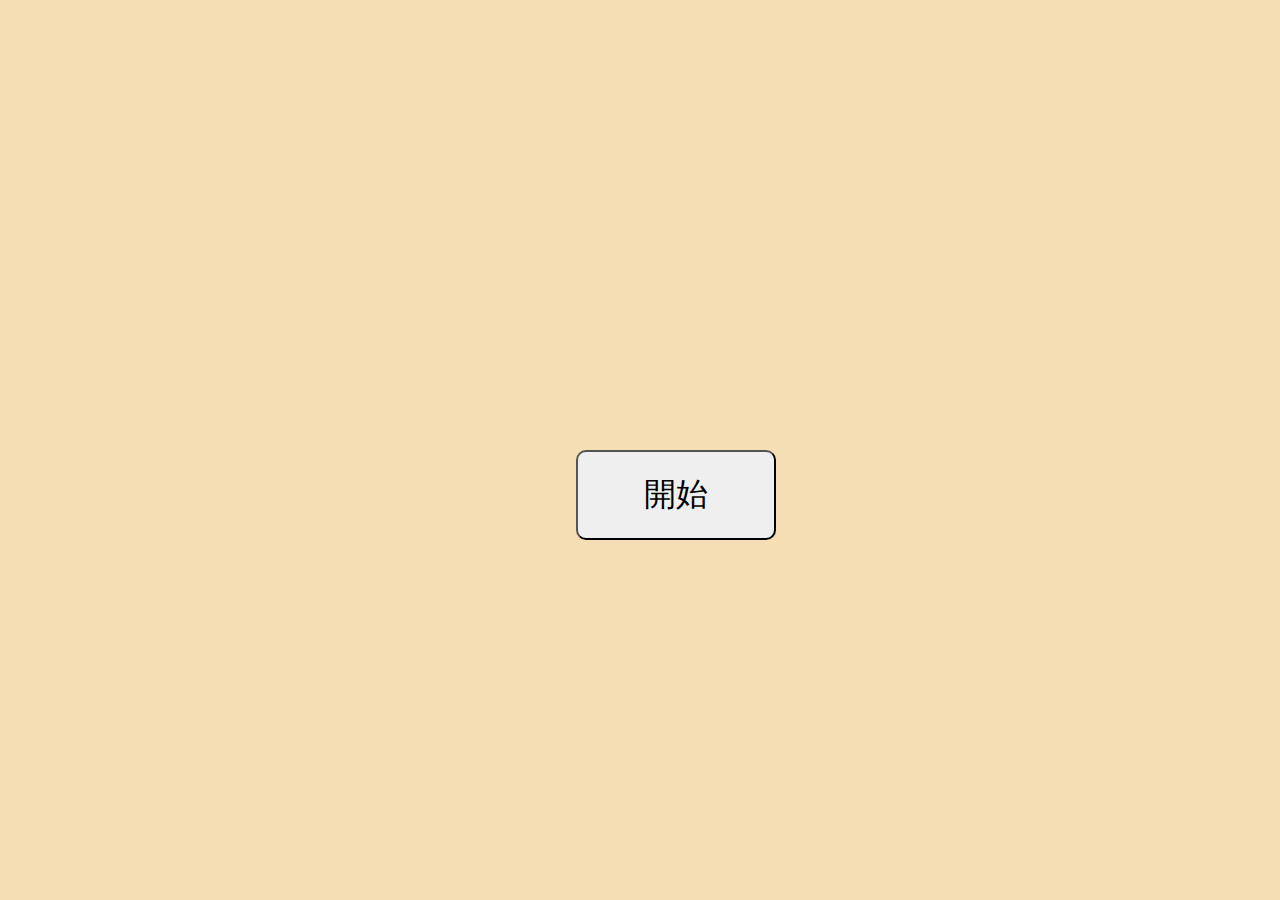
<file: colorgame/colorgame.html>
<!DOCTYPE html>
<html lang="en">

<head>
    <meta charset="UTF-8">
    <meta name="viewport" content="width=device-width, initial-scale=1.0">
    <title>colorgame</title>
    <style>
        * {
            box-sizing: border-box;
        }

        html,
        body {
            margin: 0;
            ;
            font-size: 32px;
            font-family: 'Segoe UI', Tahoma, Geneva, Verdana, sans-serif;
        }

        .startbox {
            width: 100%;
            height: 100%;
            clear: left;
            background-color: wheat;

            position: absolute;
            z-index: 9;
        }

        .start {
            position: absolute;
            left: 45%;
            top: 50%;

        }

        .continuestart {
            position: absolute;
            bottom: 75%;
            left: 45%;
        }

        .startscore {
            position: absolute;
            bottom: 50%;
            left: 43%;

        }

        .review {
            position: absolute;
            bottom: 60%;
            left: 43%;
            font-size: 40px;
            /* color: rgb(0, 183, 255); */
        }

        .navbigbox {
            width: 100%;
            height: 90px;
            /* background-color: pink; */
            border-radius: 30px;
            display: flex;
            justify-content: space-around;
            margin-bottom: 20px;

        }

        .navbox {
            /* margin: auto; */
            background-color: aquamarine;
            width: 200px;
            height: 90px;
            border-radius: 20px;
            border: 2px solid;
            text-align: center;
            font-size: 32px;
            font-family: 'Segoe UI', Tahoma, Geneva, Verdana, sans-serif;
        }

        .bigBox {
            width: 600px;
            height: 600px;
            margin: auto;
            background-color: gray;
            opacity: 0.5;
            display: flex;
            flex-wrap: wrap;
            border-radius: 10px;
        }

        .box {
            /* width: 280px; */
            /* height: 280px; */
            /* background-color: red; */
            /* margin: 10px; */
            border: 2px solid black;
            border-radius: 10px;
            cursor: pointer;
        }

        button {
            /* background-color: pink; */
            width: 200px;
            height: 90px;
            border-radius: 10px;
            text-align: center;
            font-size: 32px;
            cursor: pointer;
            font-family: 'Segoe UI', Tahoma, Geneva, Verdana, sans-serif;
        }

        button:active {
            box-shadow: 2px 2px 2px 2px #000;
        }

        main {
            width: 100%;
            height: 100vh;
            background-color: rgb(236, 236, 174);
        }
    </style>
</head>

<body>
    <div class="startbox">
        <div class="startscore"></div>
        <div class="review"></div>
        <button class="start">開始</button>
        <button class="continuestart">繼續開始</button>
    </div>
    <main>
        <div class="navbigbox">
            <div class="navbox">
                分數:<div class="score"></div>
            </div>
            <div class="navbox">
                <div>秒數:</div>
                <div class="time"></div>
            </div>
            <button class="pause">暫停 </button>


            <div class="navbox">
                LV:<div class="level">1</div>
            </div>

        </div>
        <div class="bigBox"></div>
    </main>


    <script>
        let startscore = document.querySelector('.startscore');
        let review = document.querySelector('.review');
        let startbox = document.querySelector('.startbox');
        let start = document.querySelector('.start');
        let continuestart = document.querySelector('.continuestart');
        let pause = document.querySelector('.pause');
        let level = document.querySelector('.level');
        let score = document.querySelector('.score');
        let bigBox = document.querySelector('.bigBox');
        let time = document.querySelector('.time');
        let j = 2;
        let tap = 0;
        let k = 0.6;

        continuestart.style = 'display:none';


        start.addEventListener('click', () => {
            startscore.innerHTML = '';
            review.innerHTML = '';
            start.innerHTML = '重新開始';
            time.innerHTML = '60';
            startbox.style = 'display:none';
            score.innerHTML = '0';
            level.innerHTML = '1';
            j = 2;
            tap = 0;
            k = 0.3;
            createBox();
            let timeRun = 59;
            let timerA = setInterval(function () {
                time.innerHTML = timeRun;
                timeRun--;
                if (timeRun < 0) {
                    clearTimeout(timerA);
                    continuestart.style = 'display:none';
                    startbox.style = 'display:block';
                    if (tap <= 3) {
                        startscore.innerHTML = '分數:' + tap;
                        review.innerHTML = '瞎子!!!!!';
                    } else if (tap <= 6) {
                        startscore.innerHTML = '分數:' + tap;
                        review.innerHTML = '沒救!!!!!';
                    } else if (tap <= 9) {
                        startscore.innerHTML = '分數:' + tap;
                        review.innerHTML = '差勁!!!!!';
                    } else if (tap <= 12) {
                        startscore.innerHTML = '分數:' + tap;
                        review.innerHTML = '還不錯唷!!';
                    } else if (tap <= 15) {
                        startscore.innerHTML = '分數:' + tap;
                        review.innerHTML = '很好!!!!!';
                    } else if (tap <= 18) {
                        startscore.innerHTML = '分數:' + tap;
                        review.innerHTML = '很可以!!!';
                    } else if (tap <= 21) {
                        startscore.innerHTML = '分數:' + tap;
                        review.innerHTML = '好!!!!!!!';
                    } else if (tap <= 27) {
                        startscore.innerHTML = '分數:' + tap;
                        review.innerHTML = '超棒的!!!';
                    }


                }
            }, 1000);

            continuestart.addEventListener('click', () => {
                if (timeRun >= 0) {
                    startbox.style = 'display:none';

                    timerA = setInterval(function () {
                        time.innerHTML = timeRun;
                        timeRun--;
                        if (timeRun < 0) {
                            clearTimeout(timerA);
                            continuestart.style = 'display:none';
                            startbox.style = 'display:block';

                        }
                    }, 1000);
                } else {
                    clearTimeout(timerA);
                    startbox.style = 'display:block';
                }



            });
            pause.addEventListener('click', () => {

                clearTimeout(timerA);
                startbox.style = 'display:block';
                continuestart.style = 'display:block';



            });


        });


        function createBox() {
            let randomNumber = Math.floor(Math.random() * j * j);
            let r = (Math.floor(Math.random() * 156)) + 100;
            let g = (Math.floor(Math.random() * 156)) + 100;
            let b = (Math.floor(Math.random() * 156)) + 100;
            bigBox.innerHTML = '';
            for (let i = 0; i < (j * j); i++) {
                if (i == randomNumber) {
                    bigBox.innerHTML += `<div class="box ans " style="background-color: rgb(${r}, ${g}, ${b}); width:calc((600px / ${j})  );height:calc((600px / ${j}) );opacity: ${k}"></div>`
                } else {
                    bigBox.innerHTML += `<div class="box " style="background-color: rgb(${r}, ${g}, ${b}); width:calc((600px / ${j})  );height:calc((600px / ${j}) )"></div>`
                }

            }

            let boxes = bigBox.querySelectorAll('.box');
            boxes.forEach(function (box) {
                box.addEventListener('click', function () {
                    // console.log(box);
                    if (box.classList.contains('ans')) {
                        // console.log('答對了');
                        tap++;
                        score.innerHTML = tap;
                        createBox();
                        if (tap == 3) {
                            j++;
                            k = 0.4;
                            level.innerHTML = '2';

                        } else if (tap == 6) {
                            j++;
                            k = 0.5;
                            level.innerHTML = '3';

                        } else if (tap == 9) {
                            j++;
                            k = 0.6;
                            level.innerHTML = '4';

                        } else if (tap == 12) {
                            j++;
                            k = 0.7;
                            level.innerHTML = '5';

                        } else if (tap == 15) {
                            j++;
                            k = 0.8;
                            level.innerHTML = '6';

                        } else if (tap == 18) {
                            j++;
                            k = 0.9;
                            level.innerHTML = '7';
                        } else if (tap == 21) {
                            j++;
                            k = 1.1;
                            level.innerHTML = '8';
                        } else if (tap == 24) {
                            j++;
                            k = 1.2;
                            level.innerHTML = '9';
                        } else if (tap == 27) {
                            j++;
                            k = 1.3;
                            level.innerHTML = '10';
                        }
                    }

                });

            });

        }
    </script>
</body>

</html>
</file>
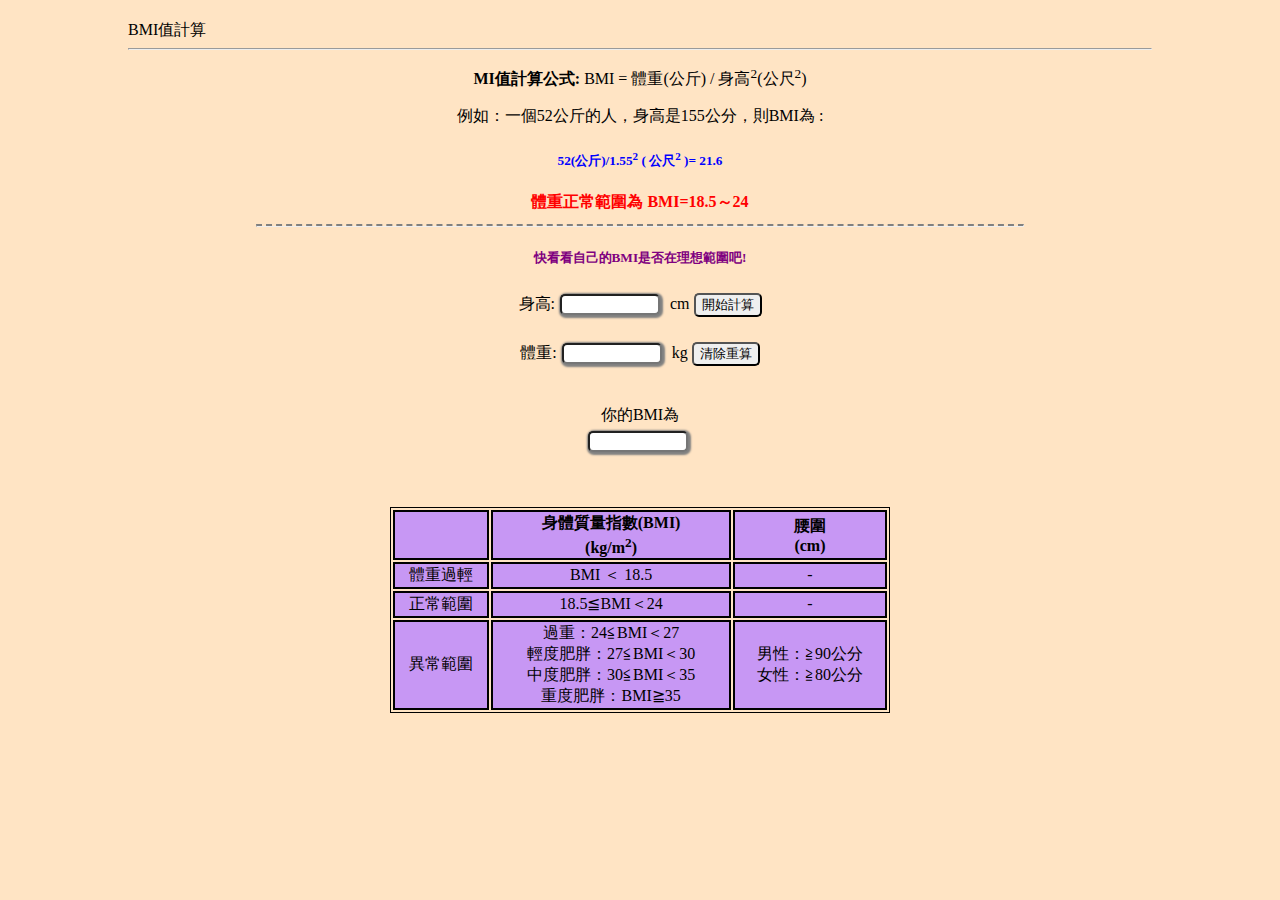
<file: homework-BMI/BMI-HW.html>
<!DOCTYPE html>
<html lang="en">

<head>
    <meta charset="UTF-8">
    <meta name="viewport" content="width=device-width, initial-scale=1.0">
    <title>BMI</title>
    <link rel="stylesheet" href="../homework-BMI/BMI-HW.css">
    <style>

    </style>
</head>

<body>
    <div class="top">
        <sapn>BMI值計算</span>
    </div>
    <hr style="width: 80%;">
    <main>
        <div class="annotation">
            <p><strong>MI值計算公式:</strong> BMI = 體重(公斤) / 身高<sup>2</sup>(公尺<sup>2</sup>)</p>
            <p>例如：一個52公斤的人，身高是155公分，則BMI為 :</p>
            <h5 style="color: blue;">52(公斤)/1.55<sup>2</sup> ( 公尺<sup>2</sup> )= 21.6</h5>
            <h4 style="color: red;">體重正常範圍為 BMI=18.5～24</h4>
        </div>
        <hr style="width: 60%; border-top:2px dashed gray;">
        <div class="clavlator">
            <h5 style="color: purple;">快看看自己的BMI是否在理想範圍吧!</h5>
            身高:<input class="height" type="text" min="0" max="250">cm
            <button class="calc">開始計算</button>
            <br><br>
            體重:<input class="weight" type="text" min="0" max="500">kg
            <button class="clear">清除重算</button>
            <br><br><br>
            <span>你的BMI為</span>
            <br>
            <input class="answer" type="text">
            <table>
                <thead>
                    <tr>
                        <th></th>
                        <th>
                            <span>身體質量指數(BMI)</span>
                            <br>
                            <span>(kg/m<sup>2</sup>)</span>
                        </th>
                        <th>
                            <span>腰圍</span>
                            <br>
                            <span>(cm)</span>
                        </th>

                    </tr>
                </thead>
                <tbody>
                    <tr>
                        <td>體重過輕</td>
                        <td>BMI ＜ 18.5</td>
                        <td>-</td>

                    </tr>
                    <tr>
                        <td>正常範圍</td>
                        <td>18.5≦BMI＜24</td>
                        <td>-</td>
                    </tr>
                    <tr>
                        <td>異常範圍</td>
                        <td><span>過重：24≦BMI＜27</span>
                            <br>
                            <span>輕度肥胖：27≦BMI＜30</span>
                            <br>
                            <span>中度肥胖：30≦BMI＜35</span>
                            <br>
                            <span>重度肥胖：BMI≧35　</span>

                        </td>
                        <td><span>男性：≧90公分</span>
                            <br>
                            <span>女性：≧80公分</span>

                        </td>
                    </tr>
                </tbody>
            </table>
        </div>
    </main>
</body>
<script src="../homework-BMI/BMI-HW.js"></script>
</html>
</file>
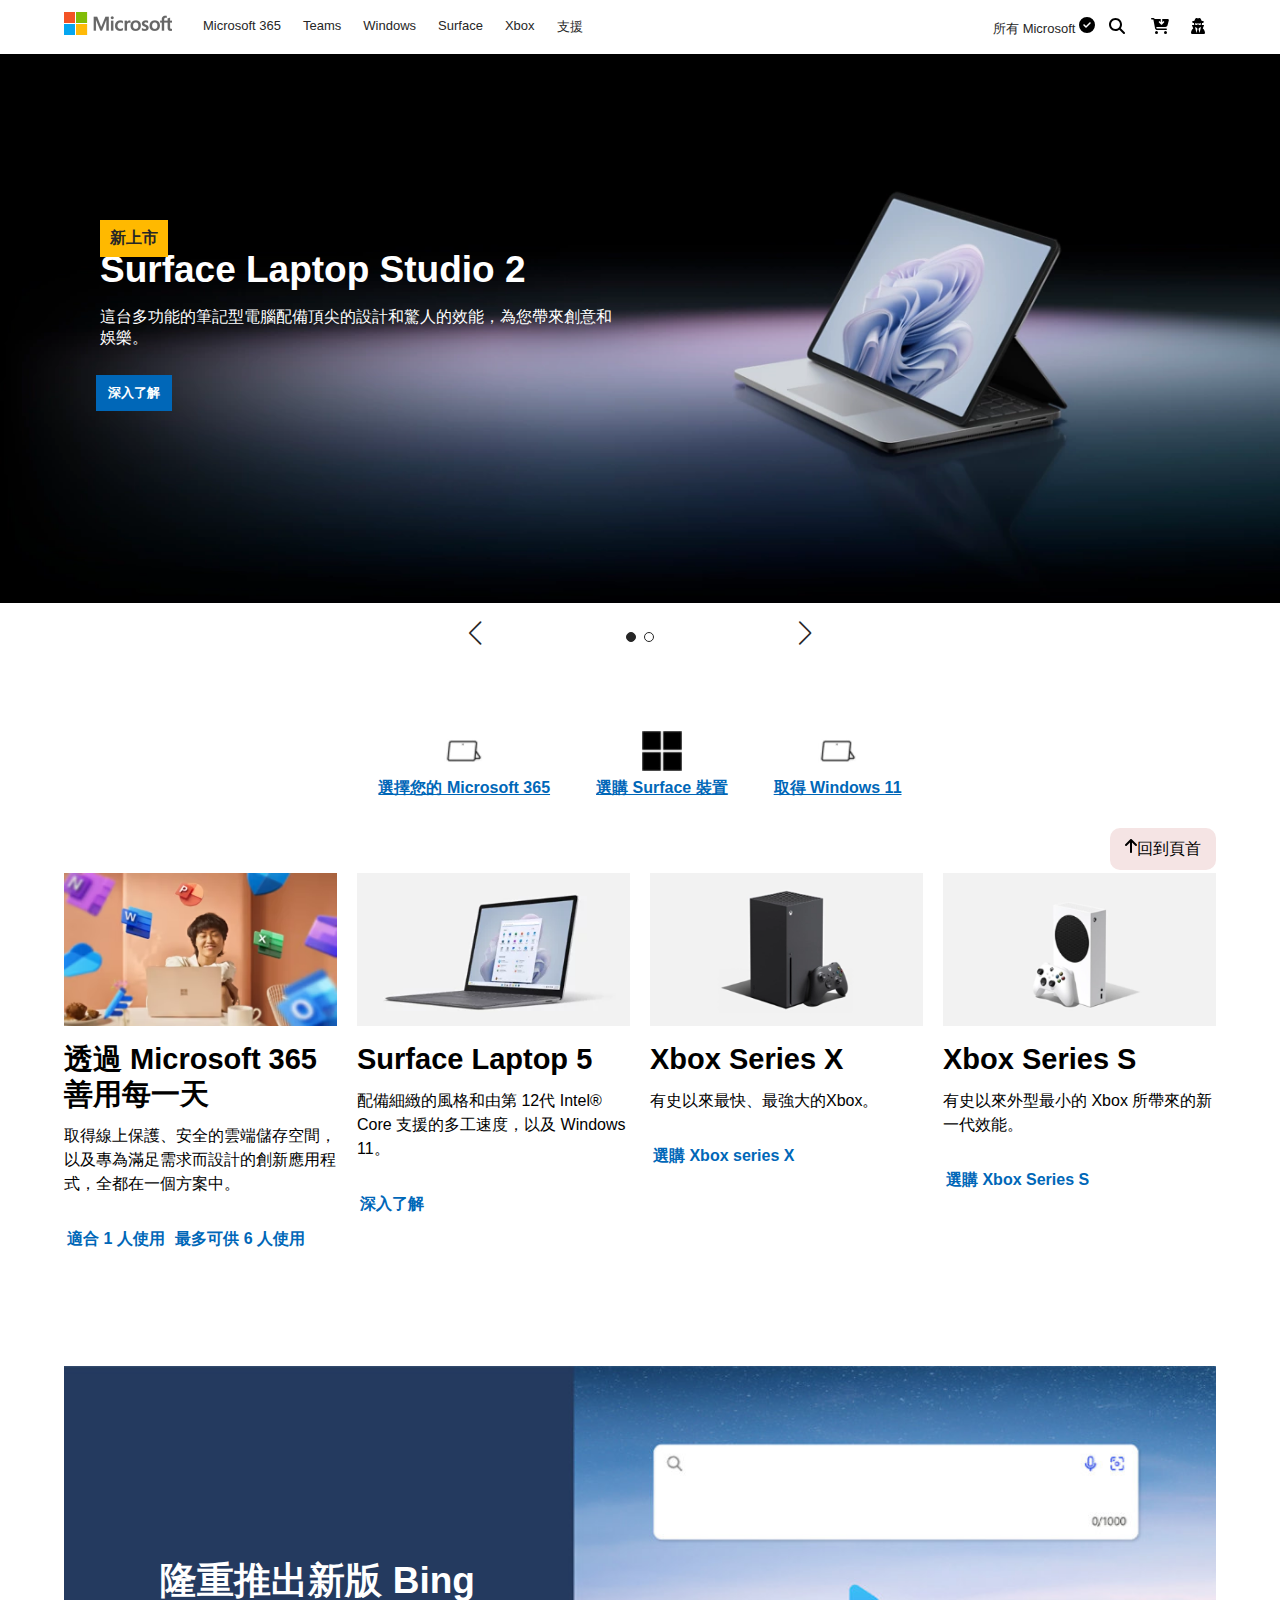
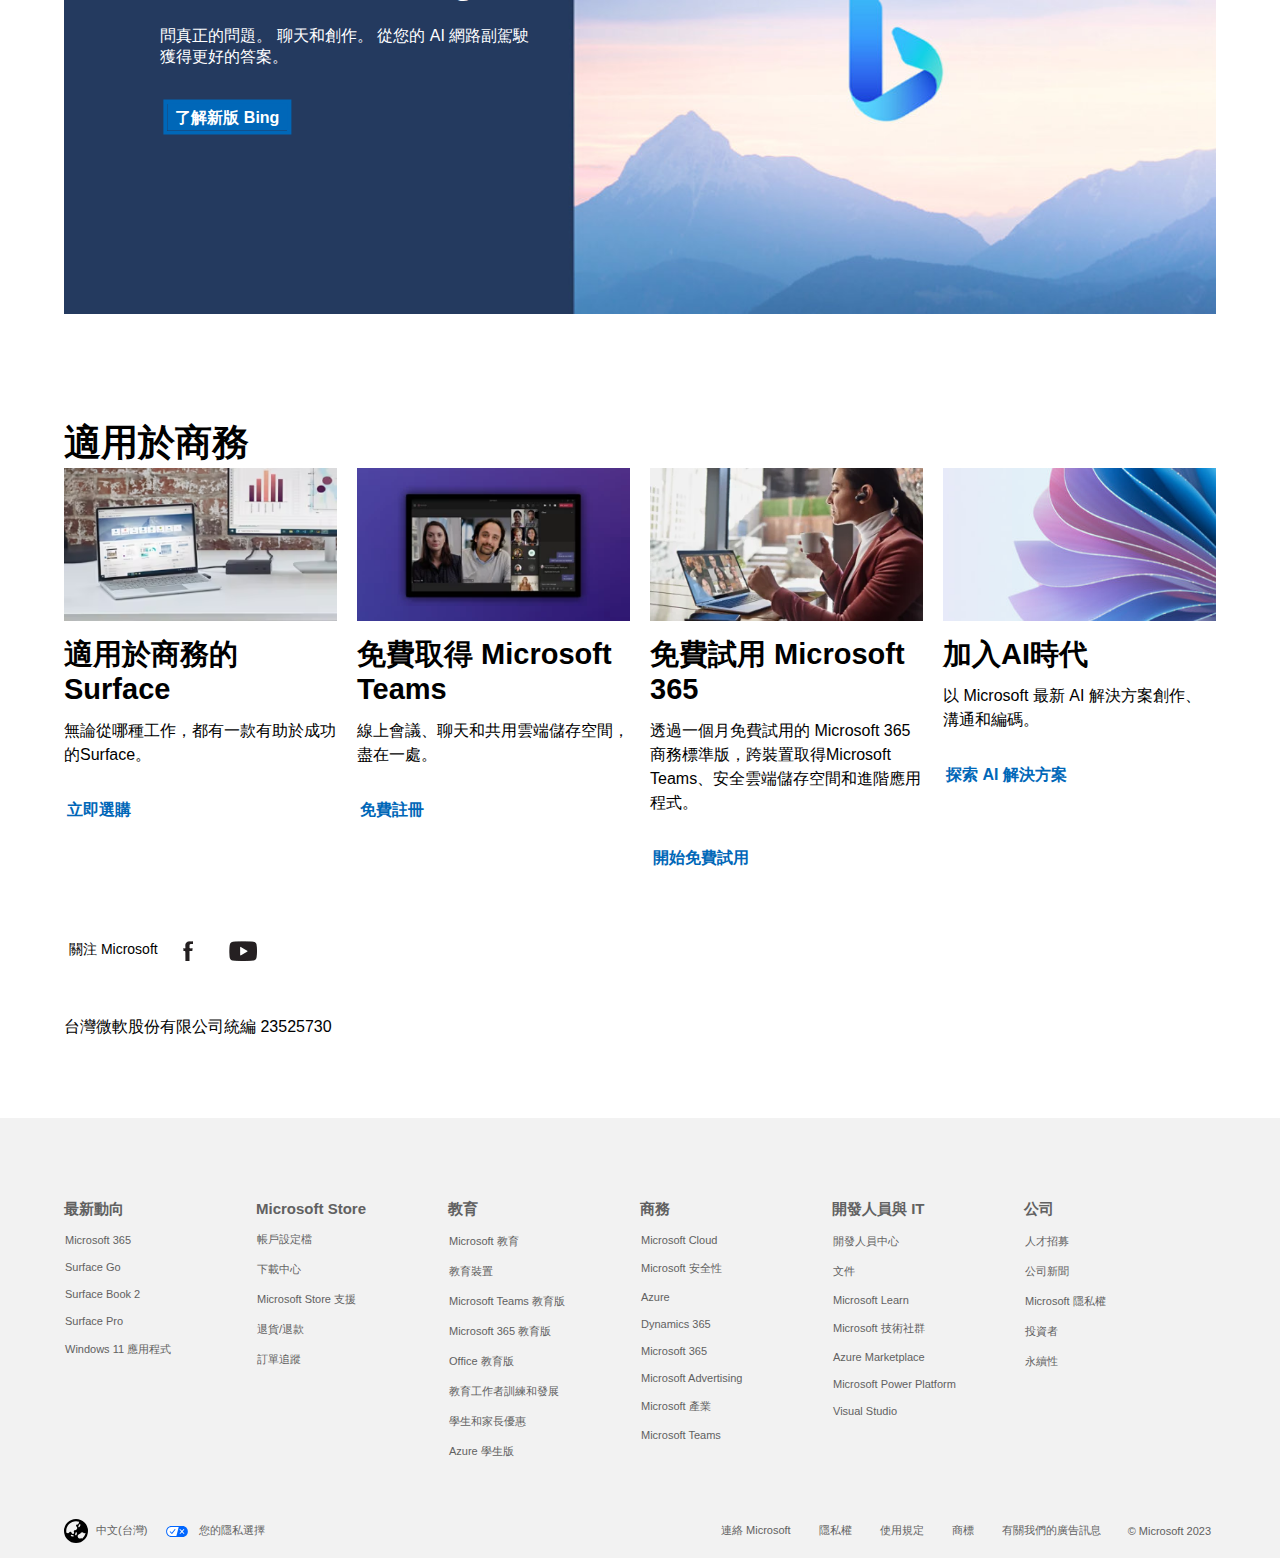
<file: Microsoft網頁製作/Microsoft.html>
<!DOCTYPE html>
<html lang="en">

<head>
    <meta charset="UTF-8">
    <meta name="viewport" content="width=device-width, initial-scale=1.0">
    <title>Microsoft</title>
    <link rel="stylesheet" href="./css/Microsoft.css">
    <link rel="stylesheet" href="./css/swiper.css"> 
    <link rel="stylesheet" href="https://cdn.jsdelivr.net/npm/swiper@11/swiper-bundle.min.css" />
    <link rel="stylesheet" href="https://cdnjs.cloudflare.com/ajax/libs/font-awesome/6.4.2/css/all.min.css" integrity="sha512-z3gLpd7yknf1YoNbCzqRKc4qyor8gaKU1qmn+CShxbuBusANI9QpRohGBreCFkKxLhei6S9CQXFEbbKuqLg0DA==" crossorigin="anonymous" referrerpolicy="no-referrer" />
</head>

<body>
    <input type="checkbox" id="mobile-swith" hidden>
    <div class="mobile-menu-container">
        <ul class="mobile-menu">
            <li><a href="#">Microsoft 365</a></li>
            <li><a href="#">Teams</a></li>
            <li><a href="#">Windows</a></li>
            <li><a href="#">Surface</a></li>
            <li><a href="#">Xbox</a></li>
            <li><a href="#">支援</a></li>
            <input type="checkbox" id="menu-list-switch" class="menu-list-switch" hidden>
            <label for="menu-list-switch" class="menu-list-label">
                <li>
                    <span>軟體</span>
                    <i class='bx bx-chevron-up'></i>
                    <i class='bx bx-chevron-down'></i>
                </li>
            </label>
            <ul class="dropdown-menu">
                <li><a href="#">Windows 應用程式</a></li>
                <li><a href="#">AI</a></li>
                <li><a href="#">OneDrive</a></li>
                <li><a href="#">Outlook</a></li>
                <li><a href="#">Skype</a></li>
                <li><a href="#">OneNote</a></li>
                <li><a href="#">Microsoft Teams</a></li>
            </ul>
            <input type="checkbox" id="menu-list-switch-2" class="menu-list-switch" hidden>
            <label for="menu-list-switch-2" class="menu-list-label">
                <li>
                    <span>個人電腦和設備</span>
                    <i class='bx bx-chevron-up'></i>
                    <i class='bx bx-chevron-down'></i>
                </li>
            </label>
            <ul class="dropdown-menu">
                <li><a href="#">選購 Xbox</a></li>
                <li><a href="#">電腦配件</a></li>
            </ul>
            <input type="checkbox" id="menu-list-switch-3" class="menu-list-switch" hidden>
            <label for="menu-list-switch-3" class="menu-list-label">
                <li>
                    <span>娛樂</span>
                    <i class='bx bx-chevron-up'></i>
                    <i class='bx bx-chevron-down'></i>
                </li>
            </label>
            <ul class="dropdown-menu">
                <li><a href="#">Xbox Game Pass Ultimate</a></li>
                <li><a href="#">Xbox Live Gold</a></li>
                <li><a href="#">Xbox 與遊戲</a></li>
                <li><a href="#">電腦遊戲</a></li>
                <li><a href="#">Windows 遊戲</a></li>
            </ul>
            <input type="checkbox" id="menu-list-switch-4" class="menu-list-switch" hidden>
            <label for="menu-list-switch-4" class="menu-list-label">
                <li>
                    <span>商務適用</span>
                    <i class='bx bx-chevron-up'></i>
                    <i class='bx bx-chevron-down'></i>
                </li>
            </label>
            <ul class="dropdown-menu">
                <li><a href="#">Microsoft Cloud</a></li>
                <li><a href="#">Microsoft 安全性</a></li>
                <li><a href="#">Azure</a></li>
                <li><a href="#">Dynamics 365</a></li>
                <li><a href="#">商務用 Microsoft 365</a></li>
                <li><a href="#">Microsoft 產業</a></li>
                <li><a href="#">Microsoft Power Platform</a></li>
                <li><a href="#">Windows 365</a></li>

            </ul>
            <input type="checkbox" id="menu-list-switch-5" class="menu-list-switch" hidden>
            <label for="menu-list-switch-5" class="menu-list-label">
                <li>
                    <span>開發人員與IT</span>
                    <i class='bx bx-chevron-up'></i>
                    <i class='bx bx-chevron-down'></i>
                </li>
            </label>
            <ul class="dropdown-menu">
                <li><a href="#">開發人員中心</a></li>
                <li><a href="#">文件</a></li>
                <li><a href="#">Microsoft Learn</a></li>
                <li><a href="#">Microsoft 技術社群</a></li>
                <li><a href="#">Azure Marketplace</a></li>
                <li><a href="#">AppSource</a></li>
                <li><a href="#">Visual Studio</a></li>

            </ul>
            <input type="checkbox" id="menu-list-switch-6" class="menu-list-switch" hidden>
            <label for="menu-list-switch-6" class="menu-list-label">
                <li>
                    <span>其他</span>
                    <i class='bx bx-chevron-up'></i>
                    <i class='bx bx-chevron-down'></i>
                </li>
            </label>
            <ul class="dropdown-menu">
                <li><a href="#">Microsoft Rewards</a></li>
                <li><a href="#">免費下載與安全性</a></li>
                <li><a href="#">教育</a></li>
                <li><a href="#">Outlook</a></li>
                <li><a href="#">禮品卡</a></li>
                <li><a href="#">Licensing</a></li>
            </ul>
            <li><a href="#">檢視網站地圖</a></li>
        </ul>
    </div>
    <!-- Navigation -->
    <nav class="width-normal">
        <div class="navbar">
            <input type="checkbox" id="microsoft-swith" hidden>
            <div class="all-microsoft-container">
                <div class="all-microsoft-list">
                    <div class="list-item">
                        <ul class="menu">
                            <li>軟體</li>
                            <li><a href="#"><span>Windows 應用程式</span></a></li>
                            <li><a href="#"><span>AI</span></a></li>
                            <li><a href="#"><span>OneDrive</span></a></li>
                            <li><a href="#"><span>Outlook</span></a></li>
                            <li><a href="#"><span>Skype</span></a></li>
                            <li><a href="#"><span>OneNote</span></a></li>
                            <li><a href="#"><span>Microsoft Teams</span></a></li>
                        </ul>
                    </div>
                    <div class="list-item">
                        <ul class="menu">
                            <li>個人電腦和設備</li>
                            <li><a href="#"><span>選購 Xbox</span></a></li>
                            <li><a href="#"><span>電腦配件</span></a></li>
                        </ul>
                    </div>
                    <div class="list-item">
                        <ul class="menu">
                            <li>娛樂</li>
                            <li><a href="#"><span>Xbox Game Pass Ultimate</span></a></li>
                            <li><a href="#"><span>Xbox Live Gold</span></a></li>
                            <li><a href="#"><span>Xbox 與遊戲</span></a></li>
                            <li><a href="#"><span>電腦遊戲</span></a></li>
                            <li><a href="#"><span>Windows 遊戲</span></a></li>
                        </ul>
                    </div>
                    <div class="list-item">
                        <ul class="menu">
                            <li>商務適用</li>
                            <li><a href="#"><span>Microsoft Cloud</span></a></li>
                            <li><a href="#"><span>Microsoft 安全性</span></a></li>
                            <li><a href="#"><span>Azure</span></a></li>
                            <li><a href="#"><span>Dynamics 365</span></a></li>
                            <li><a href="#"><span>商務用 Microsoft 365</span></a></li>
                            <li><a href="#"><span>Microsoft 產業</span></a></li>
                            <li><a href="#"><span>Microsoft Power Platform</span></a></li>
                            <li><a href="#"><span>Windows 365</span></a></li>
                        </ul>
                    </div>
                    <div class="list-item">
                        <ul class="menu">
                            <li>開發人員與 IT</li>
                            <li><a href="#"><span>開發人員中心</span></a></li>
                            <li><a href="#"><span>文件</span></a></li>
                            <li><a href="#"><span>Microsoft Learn</span></a></li>
                            <li><a href="#"><span>Microsoft 技術社群</span></a></li>
                            <li><a href="#"><span>Azure Marketplace</span></a></li>
                            <li><a href="#"><span>AppSource</span></a></li>
                            <li><a href="#"><span>Visual Studio</span></a></li>
                        </ul>
                    </div>
                    <div class="list-item">
                        <ul class="menu">
                            <li>其他</li>
                            <li><a href="#"><span>Microsoft Rewards</span></a></li>
                            <li><a href="#"><span>免費下載與安全性</span></a></li>
                            <li><a href="#"><span>教育</span></a></li>
                            <li><a href="#"><span>禮品卡</span></a></li>
                            <li><a href="#"><span>Licensing</span></a></li>
                        </ul>
                    </div>
                </div>
                <div class="all-microsoft-map">
                    <a href="#">檢視網站地圖<i class="fa-solid fa-angle-right"></i></a>
                </div>
            </div>
            <div class="nav">
                <a href="#"><img class="logo" src="./icon/png/Microsoft.png" alt="Logo"></a>
                <ul class="menu nav-menu">
                    <li><a href="#"><span>Microsoft 365</span></a></li>
                    <li><a href="#"><span>Teams</span></a></li>
                    <li><a href="#"><span>Windows</span></a></li>
                    <li><a href="#"><span>Surface</span></a></li>
                    <li><a href="#"><span>Xbox</span></a></li>
                    <li><a href="#"><span>支援</span></a></li>
                </ul>
            </div>
            <div class="nav-func">
                <ul class="menu func-menu">
                    <li class="mobile-menu">
                        <label for="mobile-swith">
                            <img src="./icon/svg/menu.svg" alt="">
                        </label>
                    </li>
                    <li class="all-microsoft">
                        <label class="microsoft" for="microsoft-swith">
                            <span class="pc-menu">所有 Microsoft</span>
                            <img src="./icon/svg/circle-check.svg" alt="">
                        </label>
                    </li>
                    <li class="search">
                        <a href="#">
                            <span>搜尋</span>
                            <img src="./icon/svg/search.svg" alt="">
                        </a>
                    </li>
                </ul>
                <ul class="menu func-menu">
                    <li class="cart">
                        <a href="#">
                            <span>購物車</span>
                            <img src="./icon/svg/cart.svg" alt="">
                        </a>
                    </li>
                    <li class="user">
                        <a href="#">
                            <span>登入</span>
                            <img src="./icon/svg/user.svg" alt="">
                        </a>
                    </li>
                </ul>
            </div>
        </div>
    </nav>
    <!-- Header -->
    <header class="width-full">
        <div class="swiper headerSwiper">
            <div class="swiper-wrapper">
                <div class="swiper-slide swiper-info-1">
                    <picture>
                        <source media="(min-width: 1400px)" srcset="./icon/swiper-img/VP2-1920x600.webp">
                        <source media="(min-width: 1084px)" srcset="./icon/swiper-img/VP2-1399x600.webp">
                        <source media="(min-width: 860px)" srcset="./icon/swiper-img/VP2-1083x600.avif">
                        <source media="(min-width: 540px)" srcset="./icon/swiper-img/VP2-859x540.avif">
                        <img src="./icon/swiper-img/VP2-859x540.avif" alt="">
                    </picture>
                    <div class="swiper-content swiper-content-1">
                        <div class="title">Surface Laptop Studio 2</div>
                        <div class="content">這台多功能的筆記型電腦配備頂尖的設計和驚人的效能，為您帶來創意和娛樂。</div>
                        <button><a href="#">深入了解</a></button>
                    </div>
                </div>
                <div class="swiper-slide  swiper-info-2">
                    <picture>
                        <source media="(min-width: 1400px)" srcset="./icon/swiper-img/VP1-1920x600.avif">
                        <source media="(min-width: 1084px)" srcset="./icon/swiper-img/VP1-1399x600.avif">
                        <source media="(min-width: 860px)" srcset="./icon/swiper-img/VP1-1083x600.avif">
                        <source media="(min-width: 540px)" srcset="./icon/swiper-img/VP1-859x540.avif">
                        <img src="./icon/swiper-img/VP1-859x540.avif" alt="">                        
                    </picture>
                    <div class="swiper-content swiper-content-2">
                        <div class="title">Surface Pro 9</div>
                        <div class="content">平板電腦的彈性和筆記型電腦的效能 — 全都在一台攜帶超方便的裝置</div>
                        <button><a href="#">深入了解</a></button>
                    </div>
                </div>
            </div>
        </div>
        <div class="swiper swiper-control ">
            <div class="swiper-pause"><i class='bx bx-pause-circle'></i></div>
            <div class="swiper-button-next"></div>
            <div class="swiper-button-prev"></div>
            <div class="swiper-pagination header-pagination"></div>
        </div>
    </header>
    <main class="width-normal">
        <section class="select">
            <div class="select-link card-link">
                <img src="./icon/three-chioce/three-choice1,3.webp" alt="">
                <a href="#">選擇您的 Microsoft 365</a>
            </div>
            <div class="select-link card-link">
                <img src="./icon/three-chioce/three-choice-2.webp" alt="">
                <a href="#">選購 Surface 裝置</a>
            </div>
            <div class="select-link card-link">
                <img src="./icon/three-chioce/three-choice1,3.webp" alt="">
                <a href="#">取得 Windows 11</a>
            </div>
        </section>
        <section class="card-group">
            <div class="card">
                <img src="./icon/four-img/fourimg-1.avif" alt="Card">
                <div class="card-content">
                    <h1 class="title">透過 Microsoft 365 善用每一天</h1>
                    <p class="content">取得線上保護、安全的雲端儲存空間，以及專為滿足需求而設計的創新應用程式，全都在一個方案中。</p>
                </div>
                <div class="card-link">
                    <a href="#"><span>適合 1 人使用</span><i class="fa-solid fa-angle-right"></i></a>
                    <a href="#"><span>最多可供 6 人使用</span><i class="fa-solid fa-angle-right"></i></a>
                </div>
            </div>
            <div class="card">
                <img src="./icon/four-img/fourimg-2.webp" alt="Card">
                <div class="card-content">
                    <h1 class="title">Surface Laptop 5</h1>
                    <p class="content">配備細緻的風格和由第 12代 Intel® Core 支援的多工速度，以及 Windows 11。</p>
                </div>
                <div class="card-link">
                    <a href="#"><span>深入了解</span><i class="fa-solid fa-angle-right"></i></a>
                </div>
            </div>
            <div class="card">
                <img src="./icon/four-img/fourimg-3.webp" alt="Card">
                <div class="card-content">
                    <h1 class="title">Xbox Series X</h1>
                    <p class="content">有史以來最快、最強大的Xbox。</p>
                </div>
                <div class="card-link">
                    <a href="#"><span>選購 Xbox series X</span><i class="fa-solid fa-angle-right"></i></a>
                </div>
            </div>
            <div class="card">
                <img src="./icon/four-img/fourimg-4.webp" alt="Card">
                <div class="card-content">
                    <h1 class="title">Xbox Series S</h1>
                    <p class="content">有史以來外型最小的 Xbox 所帶來的新一代效能。</p>
                </div>
                <div class="card-link">
                    <a href="#"><span>選購 Xbox Series S</span><i class="fa-solid fa-angle-right"></i></a>
                </div>
            </div>
        </section>
        <section class="banner">
            <div class="banner-img">
                <picture>
                    <picture>
                        <source media="(min-width: 1084px)" srcset="./icon/swiper-img/VP3-1260x600.jpg">
                        <source media="(max-width: 1083px)" srcset="./icon/swiper-img/VP3-1083x600.avif">
                        <img src="./icon/swiper-img/VP3-1596x600.jpg" alt="">
                    </picture>
                </picture>
                <div class="banner-content">
                    <h1 class="title">隆重推出新版 Bing</h1>
                    <p class="content">問真正的問題。 聊天和創作。 從您的 AI 網路副駕駛獲得更好的答案。</p>
                    <a href="#">了解新版 Bing</a>
                </div>
            </div>
        </section>
        <h1 class="big-title">適用於商務</h1>
        <section class="card-group">
            <div class="card">
                <img src="./icon/four2-img/four2img-1.avif" alt="Card">
                <div class="card-content">
                    <h1 class="title">適用於商務的Surface</h1>
                    <p class="content">無論從哪種工作，都有一款有助於成功的Surface。</p>
                </div>
                <div class="card-link">
                    <a href="#"><span>立即選購</span><i class="fa-solid fa-angle-right"></i></a>
                </div>
            </div>
            <div class="card">
                <img src="./icon/four2-img/four2img-2.webp" alt="Card">
                <div class="card-content">
                    <h1 class="title">免費取得 Microsoft Teams</h1>
                    <p class="content">線上會議、聊天和共用雲端儲存空間，盡在一處。</p>
                </div>
                <div class="card-link">
                    <a href="#"><span>免費註冊</span><i class="fa-solid fa-angle-right"></i></a>
                </div>
            </div>
            <div class="card">
                <img src="./icon/four2-img/four2img-3.webp" alt="Card">
                <div class="card-content">
                    <h1 class="title">免費試用 Microsoft 365</h1>
                    <p class="content">透過一個月免費試用的 Microsoft 365 商務標準版，跨裝置取得Microsoft Teams、安全雲端儲存空間和進階應用程式。</p>
                </div>
                <div class="card-link">
                    <a href="#"><span>開始免費試用</span><i class="fa-solid fa-angle-right"></i></a>
                </div>
            </div>
            <div class="card">
                <img src="./icon/four2-img/four2img-4.jpg" alt="Card">
                <div class="card-content">
                    <h1 class="title">加入AI時代</h1>
                    <p class="content">以 Microsoft 最新 AI 解決方案創作、溝通和編碼。</p>
                </div>
                <div class="card-link">
                    <a href="#"><span>探索 AI 解決方案</span><i class="fa-solid fa-angle-right"></i></a>
                </div>
            </div>
        </section>
        <section class="social">
            <section class="social">
                <div class="social-link">
                    <span>關注 Microsoft</span>
                    <a href="#"><img src="./icon/png/Facebook.png" alt=""></a>
                    <a href="#"><img src="./icon/png/YouTube.png" alt=""></a>

                </div>
                <div class="social-info">台灣微軟股份有限公司統編 23525730</div>
                
            </section>
        </section>
        <a class="go-top" href="#"><img src="./icon/svg/arrow-up.svg" alt="">回到頁首</a>
    </main>
    <footer class="width-full">
        <div class="width-normal">
            <div class="footer footer-menu">
                <ul class="menu">
                    <li>最新動向</li>
                    <li><a href="#"><span>Microsoft 365</span></a></li>
                    <li><a href="#"><span>Surface Go</span></a></li>
                    <li><a href="#"><span>Surface Book 2</span></a></li>
                    <li><a href="#"><span>Surface Pro</span></a></li>
                    <li><a href="#"><span>Windows 11 應用程式</span></a></li>
                </ul>
                <ul class="menu">
                    <li>Microsoft Store</li>
                    <li><a href="#"><span>帳戶設定檔</span></a></li>
                    <li><a href="#"><span>下載中心</span></a></li>
                    <li><a href="#"><span>Microsoft Store 支援</span></a></li>
                    <li><a href="#"><span>退貨/退款</span></a></li>
                    <li><a href="#"><span>訂單追蹤</span></a></li>
                </ul>
                <ul class="menu">
                    <li>教育</li>
                    <li><a href="#"><span>Microsoft 教育</span></a></li>
                    <li><a href="#"><span>教育裝置</span></a></li>
                    <li><a href="#"><span>Microsoft Teams 教育版</span></a></li>
                    <li><a href="#"><span>Microsoft 365 教育版</span></a></li>
                    <li><a href="#"><span>Office 教育版</span></a></li>
                    <li><a href="#"><span>教育工作者訓練和發展</span></a></li>
                    <li><a href="#"><span>學生和家長優惠</span></a></li>
                    <li><a href="#"><span>Azure 學生版</span></a></li>
                </ul>
                <ul class="menu">
                    <li>商務</li>
                    <li><a href="#"><span>Microsoft Cloud</span></a></li>
                    <li><a href="#"><span>Microsoft 安全性</span></a></li>
                    <li><a href="#"><span>Azure</span></a></li>
                    <li><a href="#"><span>Dynamics 365</span></a></li>
                    <li><a href="#"><span>Microsoft 365</span></a></li>
                    <li><a href="#"><span>Microsoft Advertising</span></a></li>
                    <li><a href="#"><span>Microsoft 產業</span></a></li>
                    <li><a href="#"><span>Microsoft Teams</span></a></li>
                </ul>
                <ul class="menu">
                    <li>開發人員與 IT</li>
                    <li><a href="#"><span>開發人員中心</span></a></li>
                    <li><a href="#"><span>文件</span></a></li>
                    <li><a href="#"><span>Microsoft Learn</span></a></li>
                    <li><a href="#"><span>Microsoft 技術社群</span></a></li>
                    <li><a href="#"><span>Azure Marketplace</span></a></li>
                    <li><a href="#"><span>Microsoft Power Platform</span></a></li>
                    <li><a href="#"><span>Visual Studio</span></a></li>
                </ul>
                <ul class="menu">
                    <li>公司</li>
                    <li><a href="#"><span>人才招募</span></a></li>
                    <li><a href="#"><span>公司新聞</span></a></li>
                    <li><a href="#"><span>Microsoft 隱私權</span></a></li>
                    <li><a href="#"><span>投資者</span></a></li>
                    <li><a href="#"><span>永續性</span></a></li>
                </ul>
            </div>
            <div class="footer footer-nav">
                <div class="ccpa">
                    <a href="#"><img src="./icon/svg/earth.svg" alt=""><span>中文(台灣)</span></a>
                    <a href="#"><img src="./icon/svg/CCPA.svg" alt=""><span>您的隱私選擇</span></a>
                </div>
                <div class="privacy">
                    <ul class="menu">
                        <li><a href="#"><span>連絡 Microsoft</span></a></li>
                        <li><a href="#"><span>隱私權</span></a></li>
                        <li><a href="#"><span>使用規定</span></a></li>
                        <li><a href="#"><span>商標</span></a></li>
                        <li><a href="#"><span>有關我們的廣告訊息</span></a></li>
                        <li>© Microsoft 2023</li>
                    </ul>
                </div>
            </div>
        </div>
    </footer>


    <!-- Swiper JS -->
    <script src="https://cdn.jsdelivr.net/npm/swiper@11/swiper-bundle.min.js"></script>
    <script>
        var swiper = new Swiper(".headerSwiper", {
            slidesPerView: 1,
            spaceBetween: 30,
            loop: true,
            autoplay: {
                delay: 2500,
                disableOnInteraction: false,
            },
            pagination: {
                el: ".swiper-pagination",
                clickable: true,
                
                clickableClass: ".header-pagination"
            },
            navigation: {
                nextEl: ".swiper-button-next",
                prevEl: ".swiper-button-prev",
            },
        });
    </script>
</body>

</html>
</file>
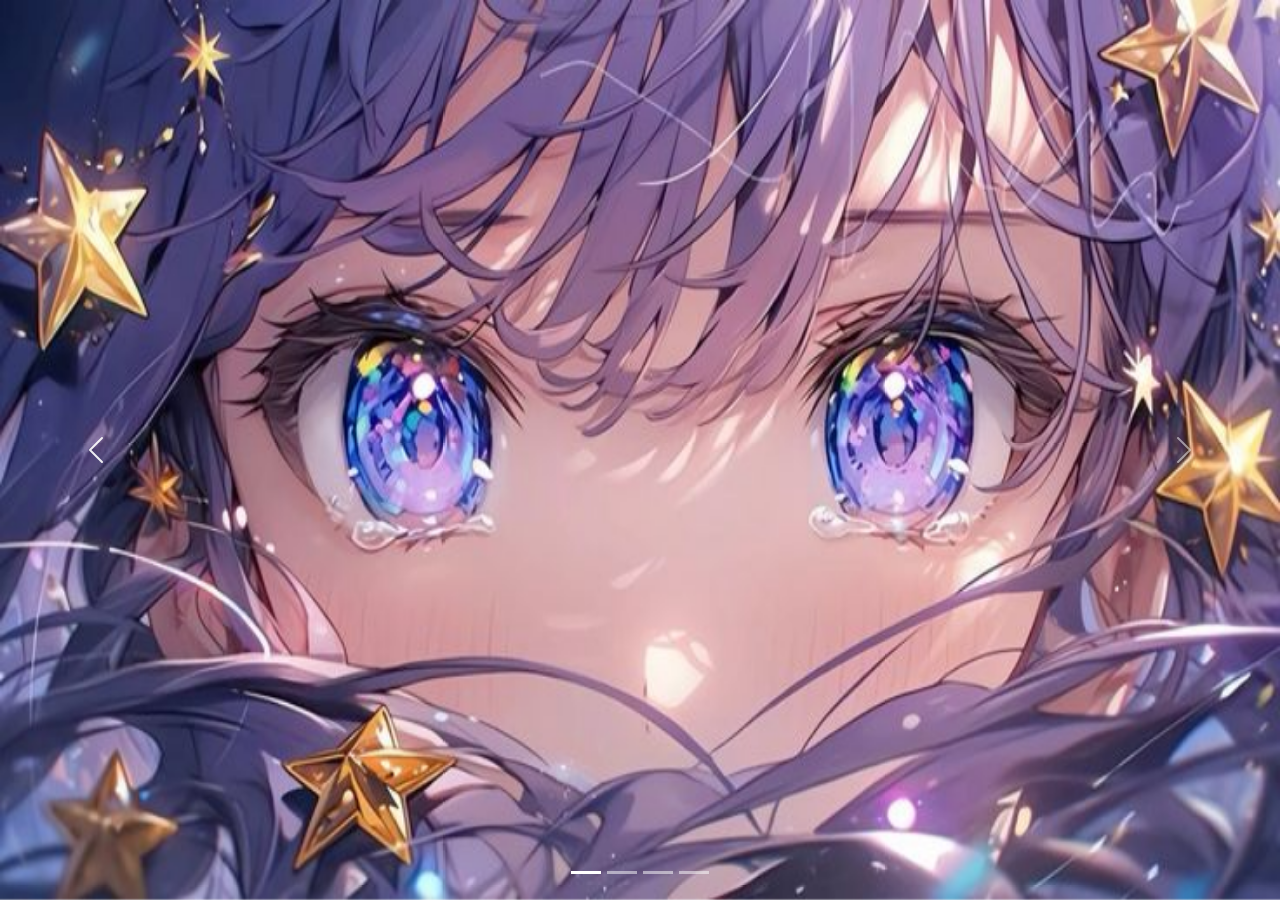
<file: Vue.js/bootstrapSwiper.html>
<!DOCTYPE html>
<html lang="en">

<head>
    <meta charset="UTF-8">
    <meta name="viewport" content="width=device-width, initial-scale=1.0">
    <title>Swiper</title>
    <!-- Bootstrap CSS -->
    <link href="https://cdn.jsdelivr.net/npm/bootstrap@5.3.3/dist/css/bootstrap.min.css" rel="stylesheet"
        integrity="sha384-QWTKZyjpPEjISv5WaRU9OFeRpok6YctnYmDr5pNlyT2bRjXh0JMhjY6hW+ALEwIH" crossorigin="anonymous">
    <!-- Bootstrap JS/ JQuery JS -->
    <script src="https://cdn.jsdelivr.net/npm/bootstrap@5.3.3/dist/js/bootstrap.bundle.min.js"
        integrity="sha384-YvpcrYf0tY3lHB60NNkmXc5s9fDVZLESaAA55NDzOxhy9GkcIdslK1eN7N6jIeHz"
        crossorigin="anonymous"></script>
    <script src="https://code.jquery.com/jquery-3.7.1.js"
        integrity="sha256-eKhayi8LEQwp4NKxN+CfCh+3qOVUtJn3QNZ0TciWLP4=" crossorigin="anonymous"></script>
</head>

<body>
    <!-- Bootstrap 基本的輪播 -->

    <div id="carouselExampleIndicators" class="carousel slide" data-bs-ride="carousel">
        <div class="carousel-indicators">
            <button type="button" data-bs-target="#carouselExampleIndicators" data-bs-slide-to="0" class="active"
                aria-current="true" aria-label="Slide 1"></button>
            <button type="button" data-bs-target="#carouselExampleIndicators" data-bs-slide-to="1"
                aria-label="Slide 2"></button>
            <button type="button" data-bs-target="#carouselExampleIndicators" data-bs-slide-to="2"
                aria-label="Slide 3"></button>
            <button type="button" data-bs-target="#carouselExampleIndicators" data-bs-slide-to="3"
                aria-label="Slide 3"></button>
        </div>
        <div class="carousel-inner">
            <div class="carousel-item active">
                <img src="./img/slide-01.jpg" class="d-block w-100" alt="slide-01">
            </div>
            <div class="carousel-item">
                <img src="./img/slide-02.jpg" class="d-block w-100" alt="slide-02">
            </div>
            <div class="carousel-item">
                <img src="./img/slide-03.jpg" class="d-block w-100" alt="slide-03">
            </div>
            <div class="carousel-item">
                <img src="./img/slide-04.jpg" class="d-block w-100" alt="slide-04">
            </div>
        </div>
        <button class="carousel-control-prev" type="button" data-bs-target="#carouselExampleIndicators"
            data-bs-slide="prev">
            <span class="carousel-control-prev-icon" aria-hidden="true"></span>
            <span class="visually-hidden">Previous</span>
        </button>
        <button class="carousel-control-next" type="button" data-bs-target="#carouselExampleIndicators"
            data-bs-slide="next">
            <span class="carousel-control-next-icon" aria-hidden="true"></span>
            <span class="visually-hidden">Next</span>
        </button>
    </div>
    <script src="./app.js"></script>
    <style>
        img {
            height: 100vh;
        }
    </style>

</body>

</html>
</file>
<file: homework-BMI/BMI-HW.css>
* {
    box-sizing: border-box;
}

body {
    margin: 0;
    padding: 0;
    background-color: bisque;
}

.top {
    height: 20px;
    width: 80%;
    /* background-color: aqua; */
    margin: auto;
    margin-top: 20px;
}

.annotation {
    width: 60%;
    height: 150px;
    /* background-color: aqua; */
    margin: auto;
    text-align: center;
}

.clavlator {
    width: 80%;
    height: 500px;

    margin: auto;
    text-align: center;
}


table {
    width: 500px;
    height: 200px;
    margin: auto;
    margin-top: 50px;
    border: 1px solid black;
    text-align: center;

}

input {
    width: 100px;
    border-radius: 5px;
    box-shadow: 1px 1px 2px 2px grey;
    margin: 5px 10px 5px 5px;

}

button {
    border-radius: 5px;
}

th,
td {
    background-color: rgb(199, 151, 244);
    border: 2px solid black;
}
</file>
<file: Microsoft網頁製作/css/Microsoft.css>
@import url("https://fonts.cdnfonts.com/css/segoe-ui-4");

/* All-element */
* {
  margin: 0;
  padding: 0;
  font-family: "Segoe UI", sans-serif;
}
body {
  position: relative;
  box-sizing: border-box;
}
a {
  text-decoration: none;
}

ul {
  margin: 0;
  padding: 0;
  list-style: none;
}

.width-normal {
  width: 90%;
  margin: auto;
}

.width-full {
  width: 100%;
  margin: auto;
}

/* Navigation */
.navbar {
  position: relative;
  height: 54px;
  display: flex;
  justify-content: space-between;
  align-items: center;
}

.nav,
.nav-menu,
.nav-func,
.func-menu {
  display: flex;
  align-items: center;
}

.nav .logo {
  width: 108px;
  height: 23px;
  margin-right: 20px;
  margin-top: -4px;
}

nav .menu a,
nav .menu a:hover,
nav .menu a:visited {
  color: #262626;
}

.nav-menu a,
.func-menu a {
  font-size: 13px;
  padding: 14px 10px 10px;
  border: 1px dashed transparent;
  vertical-align: top;
}

.func-menu:first-child {
  margin-right: 4px;
}

.func-menu li i {
  display: inline-block;
  vertical-align: middle;
  font-size: 20px;
  margin-left: 2px;
}

.func-menu .user i {
  font-size: 38px;
}

/* menu-link */
.menu li a span {
  padding-bottom: 1px;
}

.menu li a:hover span {
  border-bottom: 2px solid #262626;
}

.menu li a:focus span {
  border-bottom: 2px solid #262626;
}

.menu li a:focus {
  border: 1px dashed #262626;
}
/* Mobile-Menu */
.mobile-menu {
  display: none;
}
.mobile-menu .bx-menu {
  cursor: pointer;
  padding: 10px;
}

.mobile-menu-container {
  display: none;
  position: absolute;
  top: 54px;
  left: 0;
  width: 100%;
  z-index: 101;
  background-color: #f2f2f2;
  border-bottom: 1px solid #000000;
  transition: 0.2s ease;
}
.mobile-menu-list {
  background-color: #f2f2f2;
}
.mobile-menu li {
  display: block;
  border-bottom: 1px solid #cccccc;
  padding: 1px;
}
.mobile-menu li a,
.menu-list-label li span {
  display: block;
  padding: 15px;
  border: 1px dotted transparent;
}

.mobile-menu li a,
.mobile-menu li a:hover,
.mobile-menu li a:visited {
  color: #262626;
}
.mobile-menu li a:focus,
.menu-list-label li span:focus {
  border: 1px dashed #262626;
}

#mobile-swith:checked + .mobile-menu-container {
  display: block;
}

.menu-list-label li {
  display: flex;
  justify-content: space-between;
  align-items: center;
  cursor: pointer;
}
.menu-list-label li i {
  font-size: 24px;
}
.mobile-menu .dropdown-menu {
  display: none;
  margin-left: 24px;
}
.mobile-menu li i:nth-of-type(1) {
  display: none;
}

.menu-list-switch:checked + label + .dropdown-menu,
.menu-list-switch:checked + label li i:nth-of-type(1) {
  display: block;
}

.menu-list-switch:checked + label li i:nth-of-type(2) {
  display: none;
}

.menu-list-switch:not(:checked) + label .dropdown-menu {
  display: none;
}

/* All-microsoft-list */
.all-microsoft-container {
  display: none;
  position: absolute;
  width: 100%;
  top: 50px;
  right: 0;
  border: 1px solid #cccccc80;
  border-bottom: 2px solid #000000;
  z-index: 100;
  transition: 0.2s ease;
}

.all-microsoft-list {
  display: grid;
  grid-template-columns: repeat(6, 1fr);
  background-color: #f2f2f2;
  color: #262626;
}

.all-microsoft-list .list-item {
  font-size: 13px;
}

.all-microsoft-list .menu {
  align-items: flex-start;
  flex-direction: column;
  margin: 10px 0;
}

.all-microsoft-list .menu li:first-child {
  color: #000000;
  font-weight: bolder;
  padding: 0 10px;
}
.all-microsoft-list .menu li {
  padding: 10px 0;
}
.all-microsoft-list .menu a {
  border: 1px dashed transparent;
  padding: 8px 10px;
}
.all-microsoft-map {
  text-align: center;
  background-color: #e6e6e6;
  padding: 10px 0;
}
.all-microsoft-map a {
  font-size: 13px;
  color: #000000cc;
}
.all-microsoft-map i {
  vertical-align: middle;
  font-size: 18px;
}
#microsoft-swith:checked + .all-microsoft-container {
  display: block;
}
.microsoft {
  color: #262626;
  font-size: 13px;
  padding: 16px 2px 6px;
  border: 1px dashed transparent;
  vertical-align: middle;
}
.microsoft:hover {
  cursor: pointer;
}
.microsoft span {
  padding-bottom: 1px;
}
.microsoft:hover span {
  border-bottom: 2px solid #262626;
}
.microsoft:focus {
  border: 1px dashed #262626;
}
/* Main-Select */
.select {
  display: flex;
  justify-content: center;
  align-items: center;
}

.select-link {
  display: flex;
  flex-direction: column;
  align-items: center;
  margin: 68px 20px;
}

.select-link img {
  width: 40px;
  height: 40px;
  margin-bottom: 2px;
}

.select-link a {
  font-weight: 700;
  text-decoration: underline;
}

/* Card-link */
.card-link a {
  font-weight: 700;
  border: 3px dotted transparent;
}

.card-link a,
.card-link a:hover,
.card-link a:visited {
  color: #0067b8;
}

.card-link a:focus {
  border: 3px dotted #0067b8;
}

/* Card */
.card-group {
  display: grid;
  grid-template-columns: repeat(4, 1fr);
  gap: 20px;
}

.card {
  width: 100%;
}

.card img {
  width: 100%;
}

.card-content {
  margin: 12px 0 20px;
}

.card-content .title {
  font-size: 29px;
  line-height: 1.2;
  margin-bottom: 12px;
}

.card-content .content {
  line-height: 1.5;
}

.card-link a {
  margin-bottom: 2px;
  line-height: 1.5;
}

.card-link i {
  vertical-align: middle;
  font-size: 28px;
  transition: 0.3s ease;
}
.card-link a:hover span {
  text-decoration: underline;
}

.card-link a:hover i {
  margin-left: 5px;
}

.big-title {
  font-size: 37px;
}

/* Banner */
.banner-img {
  position: relative;
}

.banner-img img {
  width: 100%;
  margin: 100px 0;
}

.banner-content {
  position: absolute;
  top: 50%;
  left: 25%;
  transform: translate(-50%, -50%);
  color: #ffffff;
  padding: 0 48px;
  width: 41.6%;
  box-sizing: border-box;
}

.banner-content .title {
  font-size: 37px;
}

.banner-content .content {
  margin: 20px 0 40px;
}

/* Banner-link */
.banner-content a {
  padding: 2px 5px;
  font-weight: 700;
  color: #ffffff;
  background-color: #0067b8;
  box-shadow: 0 0 0 4px #0067b8;
  border: 3px dotted transparent;
  margin-left: 7px;
}

.banner-content a:hover {
  background-color: #005799;
  box-shadow: 0 0 0 4px #005799;
}

.banner-content a:focus {
  border: 3px dotted #ffffff;
}
/* Socail */
.social {
  position: relative;
}
.social-link {
  font-size: 14px;
  margin: 50px 0;
}
.social-info {
  margin-bottom: 80px;
}
.social-link img {
  width: 32px;
  height: 32px;
  vertical-align: middle;
  margin: 0 10px;
}
.social-link span {
  margin-left: 5px;
}
.go-top {
  position: sticky;
  bottom:30px;
  color: #000000;
  padding: 10px 15px;
  background-color: #f5e4e4;
  border-radius: 10px;
  float: right;
  z-index: 20;
  
}
.go-top:hover {
  background-color: #ddd9d9;
  box-shadow: 0 0 5px 1px  #f5e4e4;
}
.go-top i {
  vertical-align: middle;
  font-size: 24px;
}
/* Footer */
footer.width-full {
  background-color: #f2f2f2;
  margin-top: 20px;
}
footer.width-full .width-normal {
  display: flex;
  flex-direction: column;
}
/* .footer-menu, */
.footer-menu,
.footer-nav,
.privacy .menu {
  display: flex;
  font-size: 11px;
}

.footer-menu {
  display: grid;
  grid-template-columns: repeat(6, 1fr);
  padding: 40px 0;
}
.footer-menu .menu li:first-child {
  font-size: 15px;
  font-weight: 700;
}
.footer .menu {
  color: #616161;
}
.footer .menu li {
  margin-bottom: 15px;
}
.footer .menu li a {
  padding: 5px 0;
  color: #616161;
  border: 1px dashed transparent;
}
.footer .menu li a span {
  padding-bottom: 0px;
}
.footer .menu li a:hover span {
  border-bottom: 1px solid #262626;
}
.footer .menu li a:focus span {
  border-bottom: 1px solid #262626;
}
.footer .menu li a:focus {
  border: 1px dashed #262626;
}
.footer-nav {
  align-items: center;
  justify-content: space-between;
  padding-bottom: 10px;
}

.footer-nav .ccpa {
  display: flex;
  align-items: center;
}

.footer-nav .privacy .menu {
  align-items: center;
}
.footer-nav .privacy .menu li {
  margin: 0 5px;
}
.footer-nav a {
  padding: 5px 0;
  font-size: 11px;
  color: #616161;
  margin-right: 16px;
}

.footer-nav a img {
  width: 24px;
  vertical-align: middle;
  margin-right: 8px;
}

.footer-nav a:last-child img {
  width: 28px;
}
.footer-nav .ccpa a span {
  padding-bottom: 0px;
}
.footer-nav .ccpa a:hover span {
  border-bottom: 1px solid #262626;
}
.footer-nav .ccpa a:focus span {
  border-bottom: 1px solid #262626;
}
.footer-nav .ccpa a:focus {
  border: 1px dashed #262626;
}
@media (max-width: 1400px) {
  .func-menu li span:not(.pc-menu) {
    display: none;
  }
  .all-microsoft-container {
    width: 98%;
  }
  .card-link a {
    display: inline-block;
  }
}

@media (max-width: 1083px) {
  .width-normal {
    width: 96%;
  }
  .all-microsoft-list {
    grid-template-columns: repeat(3, 1fr);
  }

  .card-group {
    grid-template-columns: repeat(2, 1fr);
  }
  .banner-img img {
    margin: 100px 0 150px;
  }
  .banner-content {
    top: 70%;
    width: 95%;
    height: 200px;
    left: 50%;
    right: unset;
    transform: translateX(-50%);
    box-shadow: 0 0 5px #cccccc;
    background-color: #ffffff;
    color: #000000;
    padding: 24px 48px;
  }
  .banner-content .title {
    font-size: 29px;
  }
  .banner-content .content {
    margin: 20px 0 40px;
  }
  .footer-menu {
    grid-template-columns: repeat(3, 1fr);
    gap: 20px;
  }
  .footer-nav .ccpa {
    display: flex;
    justify-content: start;
    align-items: start;
    flex-direction: column;
  }
  .footer-nav .privacy .menu li {
    margin: 0 0px;
  }
}
@media (max-width: 859px) {
  .nav-menu {
    display: none;
  }
  .nav .logo {
    position: absolute;
    top: 50%;
    left: 50%;
    transform: translate(-50%, -50%);
    width: 108px;
    height: 23px;
    margin-right: 0px;
    margin-top: 0px;
  }
  .all-microsoft {
    display: none;
  }
  .mobile-menu {
    display: block;
  }
  .navbar {
    justify-content: start;
  }
  .nav-func {
    width: 100%;
    display: flex;
    justify-content: space-between;
    align-items: center;
  }
  .banner-img {
    margin-bottom: 150px;
  }
  .banner-content {
    top: 10%;
    padding: 18px 48px;
    width: 100%;
    box-sizing: border-box;
    transform: translate(-50%, 250%);
    box-shadow: 0 0 0px transparent;
  }
}
@media (max-width: 605px) {
  .select {
    flex-wrap: wrap;
    justify-content: center;
    align-items: center;
  }
  .select-link {
    margin: 16px 20px;
  }
  .banner-content {
    top: -10%;
    padding: 8px 48px;
  }
  .footer-nav {
    flex-direction: column;
    align-items: start;
  }
  .footer-nav .ccpa {
    margin-bottom: 20px;
  }
}
@media (max-width: 540px) {
  .card-group {
    grid-template-columns: 1fr;
  }
  .big-title {
    margin-top: 50px;
  }
  .footer-menu {
    padding: 20px 0px;
    grid-template-columns: 1fr;
  }
  .footer-menu .menu {
    margin-bottom: 15px;
  }
  footer.width-full .width-normal {
    width: calc(100% - 30px);
    padding: 15px;
  }
}
@media (max-width: 440px) {
  .width-normal {
    width: 98%;
  }
  .banner-content {
    top: -30%;
  }
  .footer-nav .privacy .menu {
    flex-wrap: wrap;
  }
}
</file>
